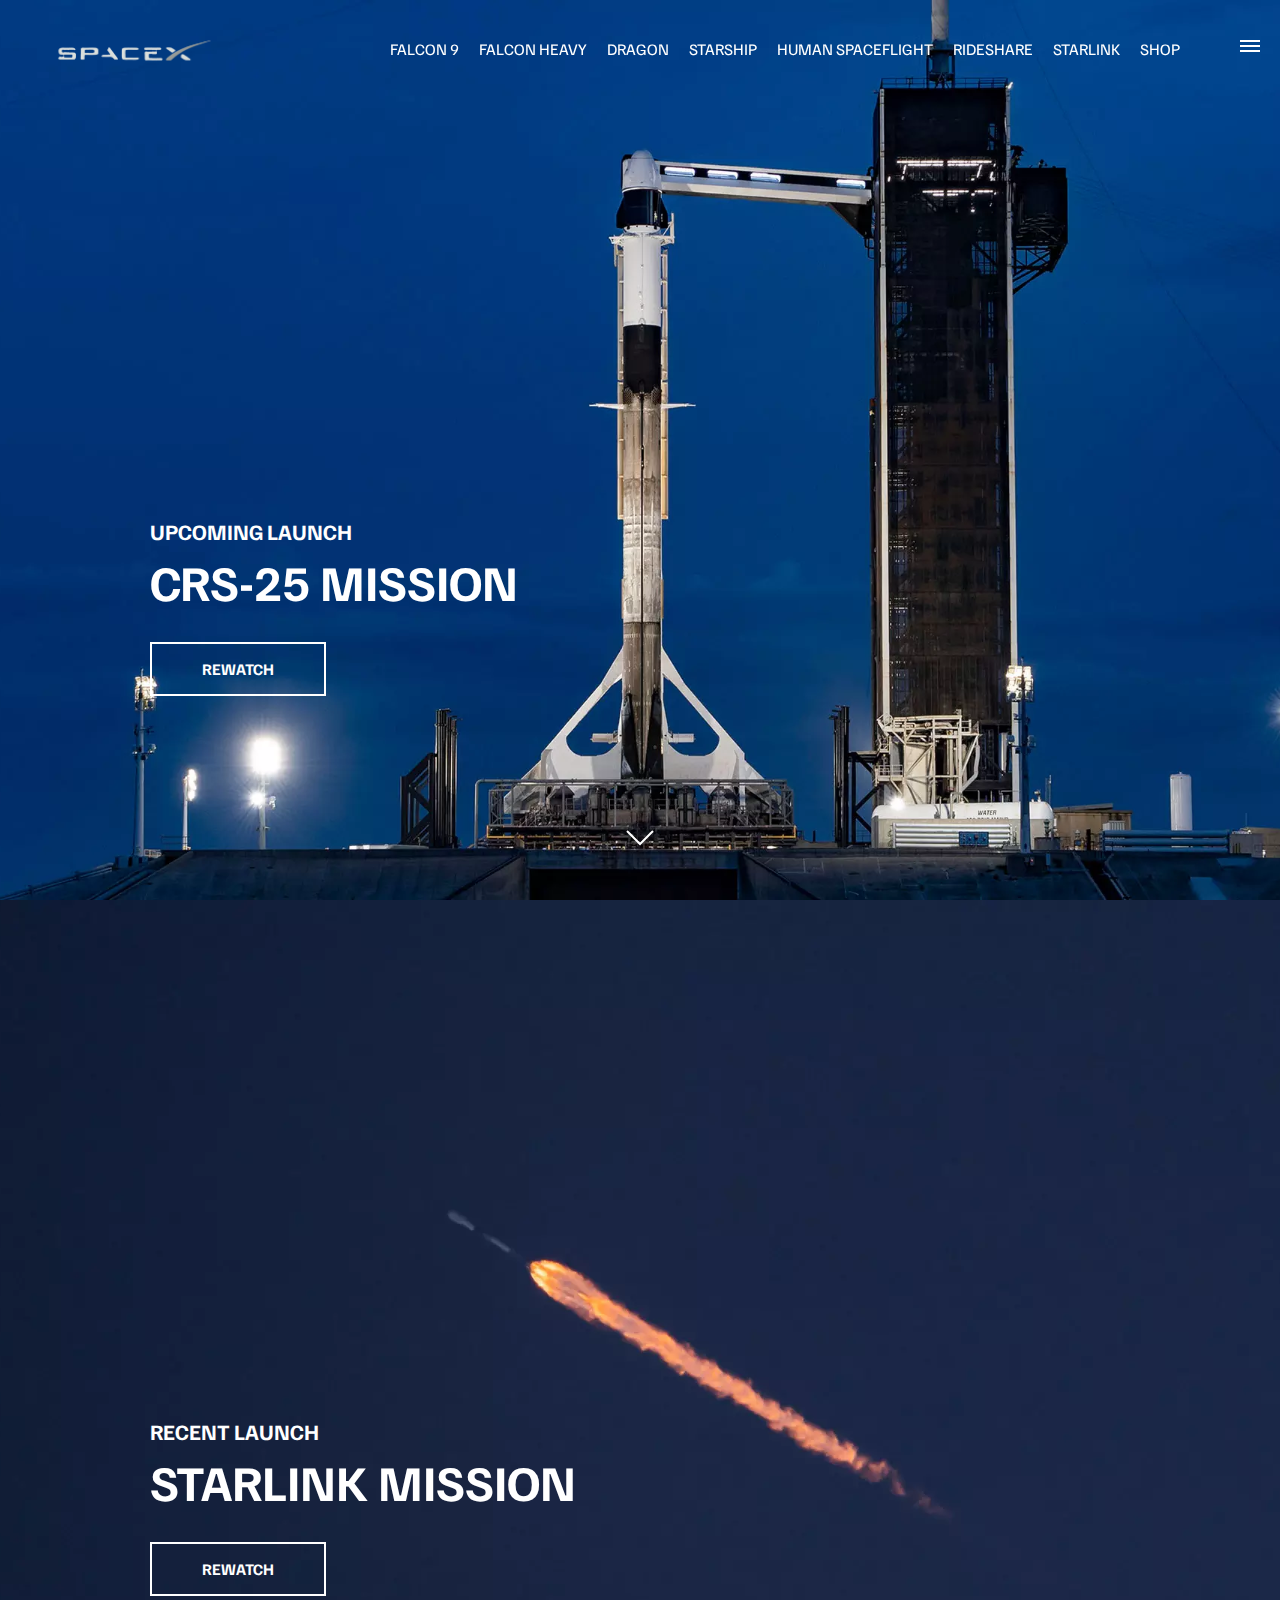
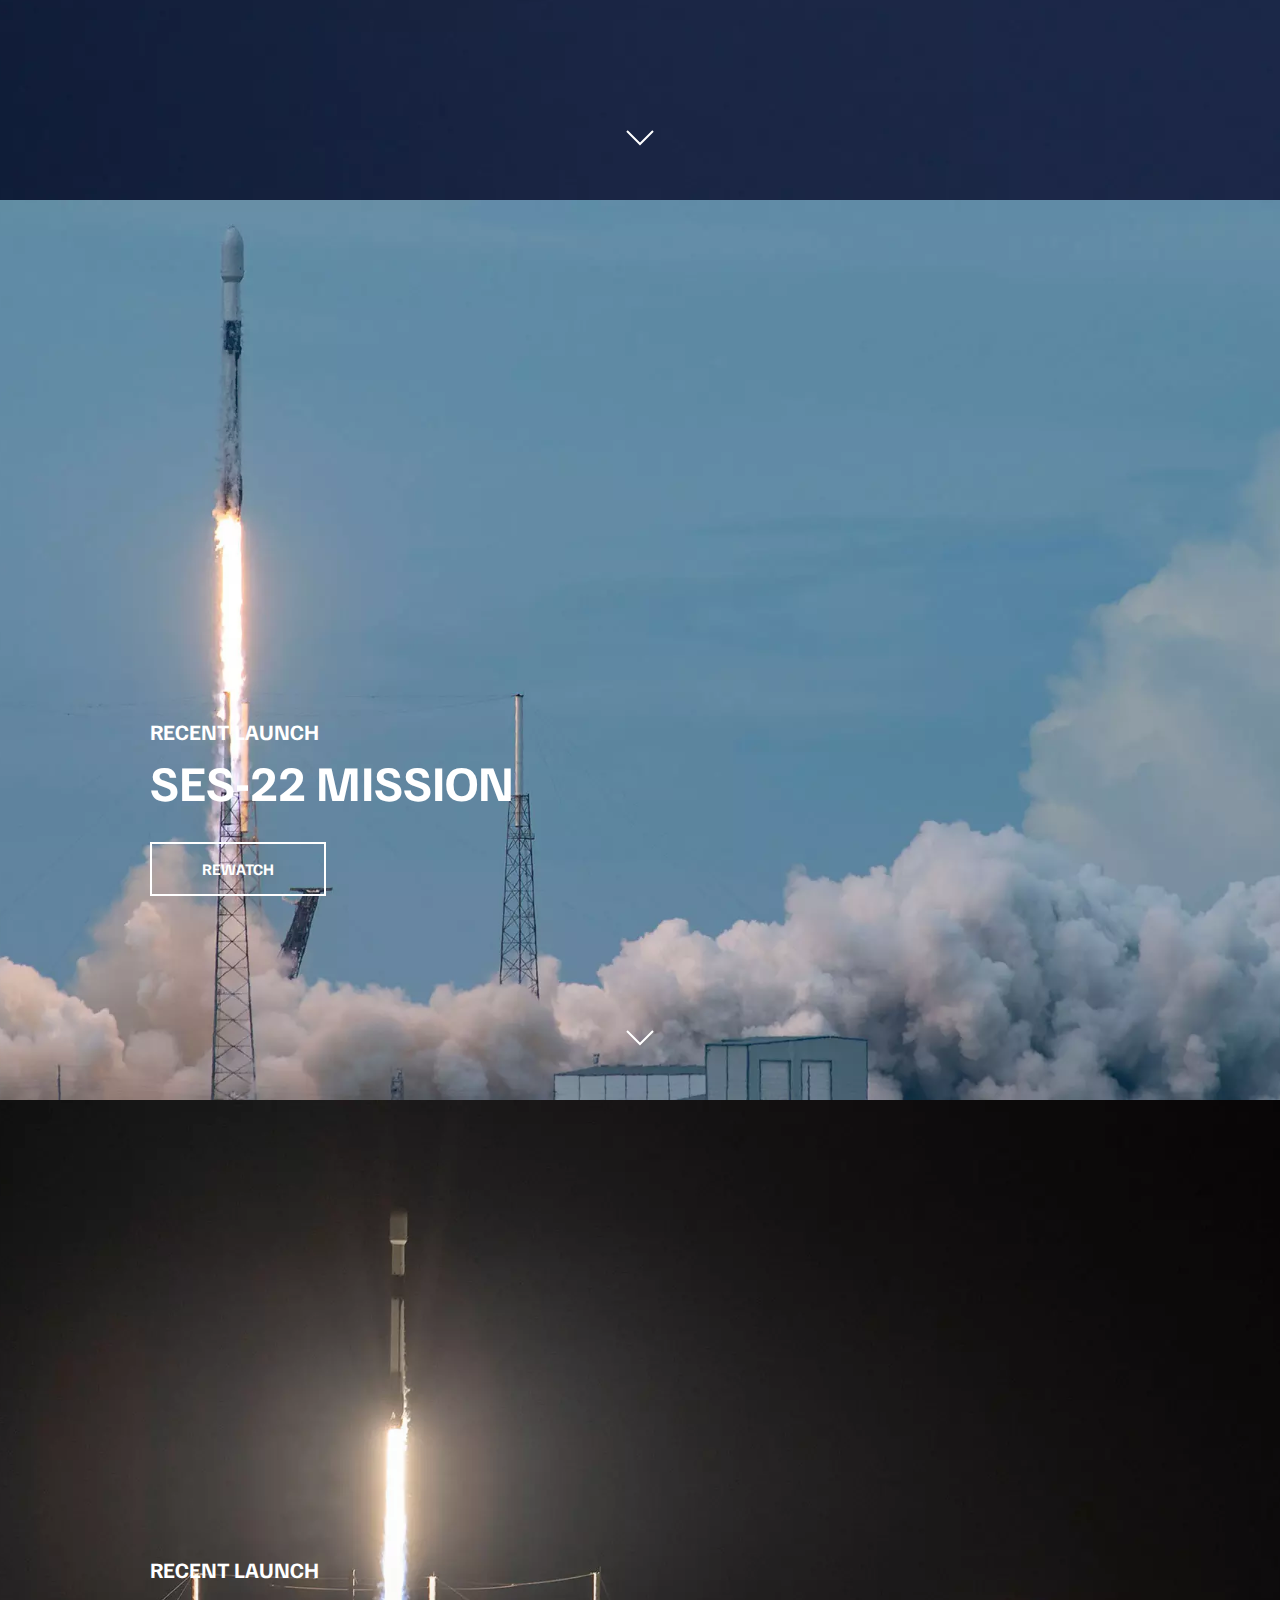
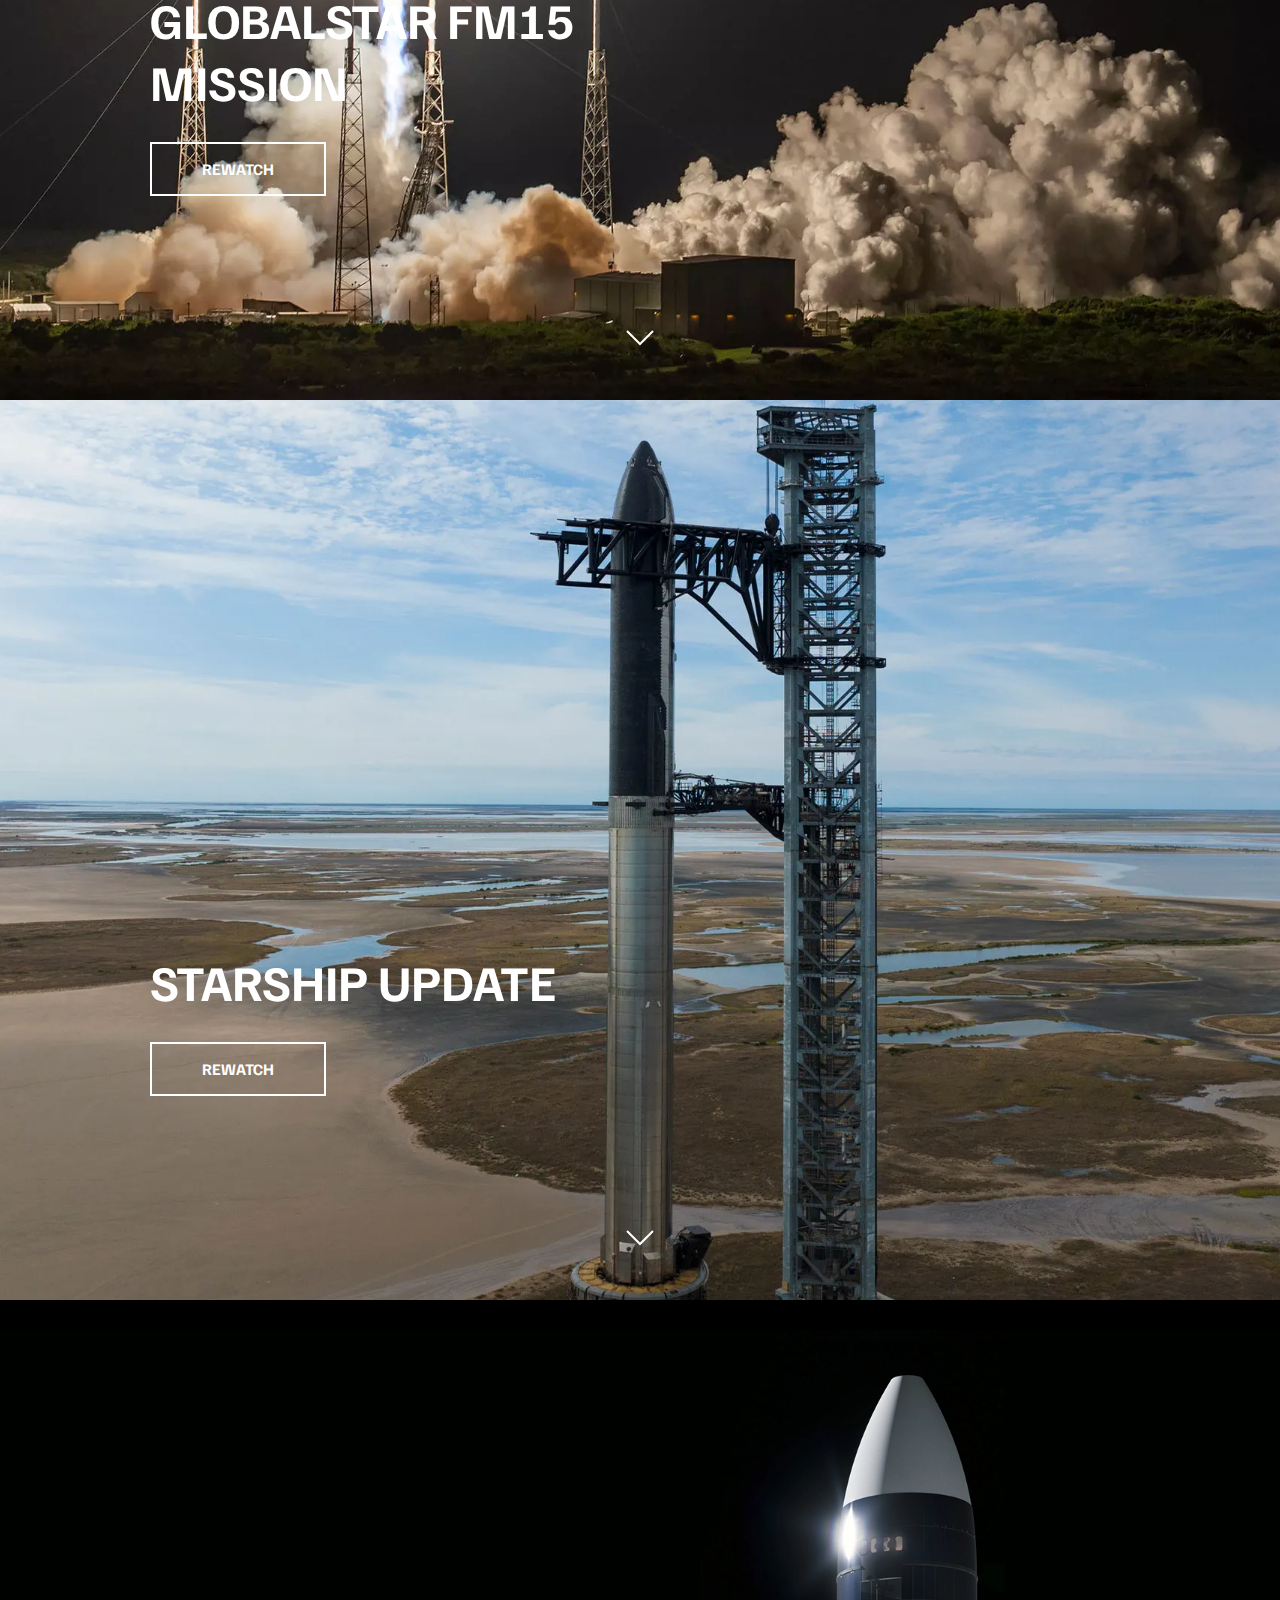
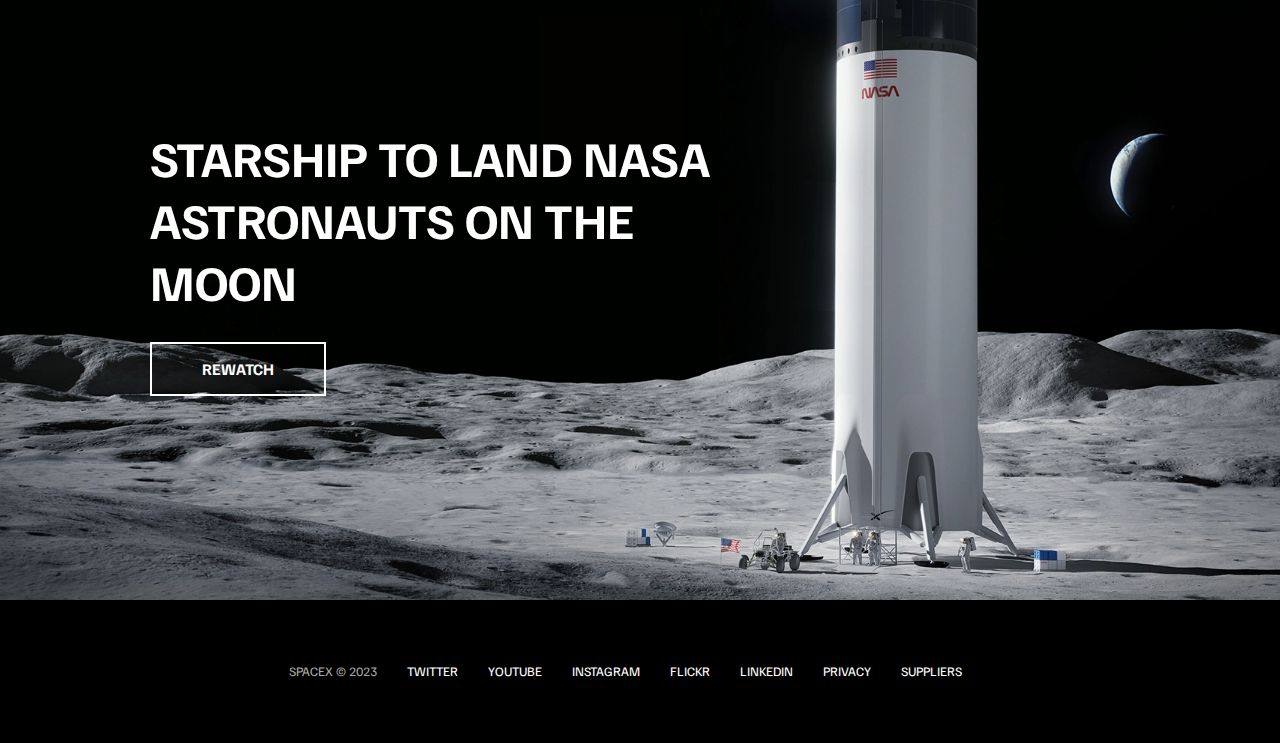
<file: index.html>
<!DOCTYPE html>
<html lang="en">

<head>
    <meta charset="UTF-8">
    <meta name="viewport" content="width=device-width, initial-scale=1.0">
    <link rel="stylesheet" href="css/style.css">
    <script src="js/script.js" defer></script>
    <title>SpaceX</title>
</head>

<body>
    <div id="overlay"></div>
    <div id="mobile-menu" class="mobile-main-menu">
        <ul>
            <li><a href="#">Mission</a></li>
            <li><a href="#">Launches</a></li>
            <li><a href="#">Careers</a></li>
            <li><a href="#">Updates</a></li>
            <li><a href="#">Shop</a></li>

            <li class="mobile-only"><a href="falcon9">Falcon 9</a></li>
            <li class="mobile-only"><a href="falcon-heavy">Falcon Heavy</a></li>
            <li class="mobile-only"><a href="dragon">Dragon</a></li>
            <li class="mobile-only"><a href="#">Starship</a></li>
            <li class="mobile-only"><a href="#">Human Spaceflight</a></li>
            <li class="mobile-only"><a href="#">Rideshare</a></li>
            <li class="mobile-only"><a href="#">Starlink</a></li>
        </ul>
    </div>
    <header class="main-header">
        <div class="logo">
            <a href="index">
                <img src="img/logo.png" alt="SpaceX">
            </a>
        </div>

        <nav class="desktop-main-menu">
            <ul>
                <li><a href="falcon9">Falcon 9</a></li>
                <li><a href="falcon-heavy">Falcon Heavy</a></li>
                <li><a href="dragon">Dragon</a></li>
                <li><a href="#">Starship</a></li>
                <li><a href="#">Human Spaceflight</a></li>
                <li><a href="#">Rideshare</a></li>
                <li><a href="#">Starlink</a></li>
                <li><a href="#">Shop</a></li>
            </ul>
        </nav>
    </header>

    <!-- hamburger menu -->
    <button id="menu-btn" class="hamburger" type="button">
        <span class="hamburger-top"></span>
        <span class="hamburger-middle"></span>
        <span class="hamburger-bottom"></span>
    </button>

    <!-- Section A -->
    <section class="section-a">
        <div class="section-inner">
            <h4>Upcoming Launch</h4>
            <h2>CRS-25 Mission</h2>
            <a class="btn">
                <div class="hover"></div>
                <span>REWATCH</span>
            </a>
        </div>

        <div class="scroll-arrow">
            <svg width="30px" height="20px">
                <path stroke="#fff" fill="none" stroke-width="2px" d="M2.000,5.000 L15.000,18.000 L28.000,5.000 ">
                </path>
            </svg>
        </div>
    </section>

    <!-- Section B -->
    <section class="section-b">
        <div class="section-inner">
            <h4>Recent Launch</h4>
            <h2>Starlink Mission</h2>
            <a class="btn">
                <div class="hover"></div>
                <span>REWATCH</span>
            </a>
        </div>

        <div class="scroll-arrow">
            <svg width="30px" height="20px">
                <path stroke="#fff" fill="none" stroke-width="2px" d="M2.000,5.000 L15.000,18.000 L28.000,5.000 ">
                </path>
            </svg>
        </div>
    </section>

    <!-- Section C -->
    <section class="section-c">
        <div class="section-inner">
            <h4>Recent Launch</h4>
            <h2>SES-22 Mission</h2>
            <a class="btn">
                <div class="hover"></div>
                <span>REWATCH</span>
            </a>
        </div>

        <div class="scroll-arrow">
            <svg width="30px" height="20px">
                <path stroke="#fff" fill="none" stroke-width="2px" d="M2.000,5.000 L15.000,18.000 L28.000,5.000 ">
                </path>
            </svg>
        </div>
    </section>

    <!-- Section D -->
    <section class="section-d">
        <div class="section-inner">
            <h4>Recent Launch</h4>
            <h2>Globalstar FM15 Mission</h2>
            <a class="btn">
                <div class="hover"></div>
                <span>REWATCH</span>
            </a>
        </div>

        <div class="scroll-arrow">
            <svg width="30px" height="20px">
                <path stroke="#fff" fill="none" stroke-width="2px" d="M2.000,5.000 L15.000,18.000 L28.000,5.000 ">
                </path>
            </svg>
        </div>
    </section>

    <!-- Section e -->
    <section class="section-e">
        <div class="section-inner">
            <!-- <h4>Upcoming Launch</h4> -->
            <h2>Starship Update</h2>
            <a class="btn">
                <div class="hover"></div>
                <span>REWATCH</span>
            </a>
        </div>

        <div class="scroll-arrow">
            <svg width="30px" height="20px">
                <path stroke="#fff" fill="none" stroke-width="2px" d="M2.000,5.000 L15.000,18.000 L28.000,5.000 ">
                </path>
            </svg>
        </div>
    </section>

    <!-- Section F -->
    <section class="section-f">
        <div class="section-inner">
            <!-- <h4>Upcoming Launch</h4> -->
            <h2>Starship to Land NASA Astronauts on The Moon</h2>
            <a class="btn">
                <div class="hover"></div>
                <span>REWATCH</span>
            </a>
        </div>
    </section>

    <footer>
        <ul>
            <li>SpaceX &copy; 2023</li>
            <li><a href="">Twitter</a></li>
            <li><a href="">YouTube</a></li>
            <li><a href="">Instagram</a></li>
            <li><a href="">Flickr</a></li>
            <li><a href="">LinkedIn</a></li>
            <li><a href="">Privacy</a></li>
            <li><a href="">Suppliers</a></li>
        </ul>
    </footer>
</body>

</html>
</file>
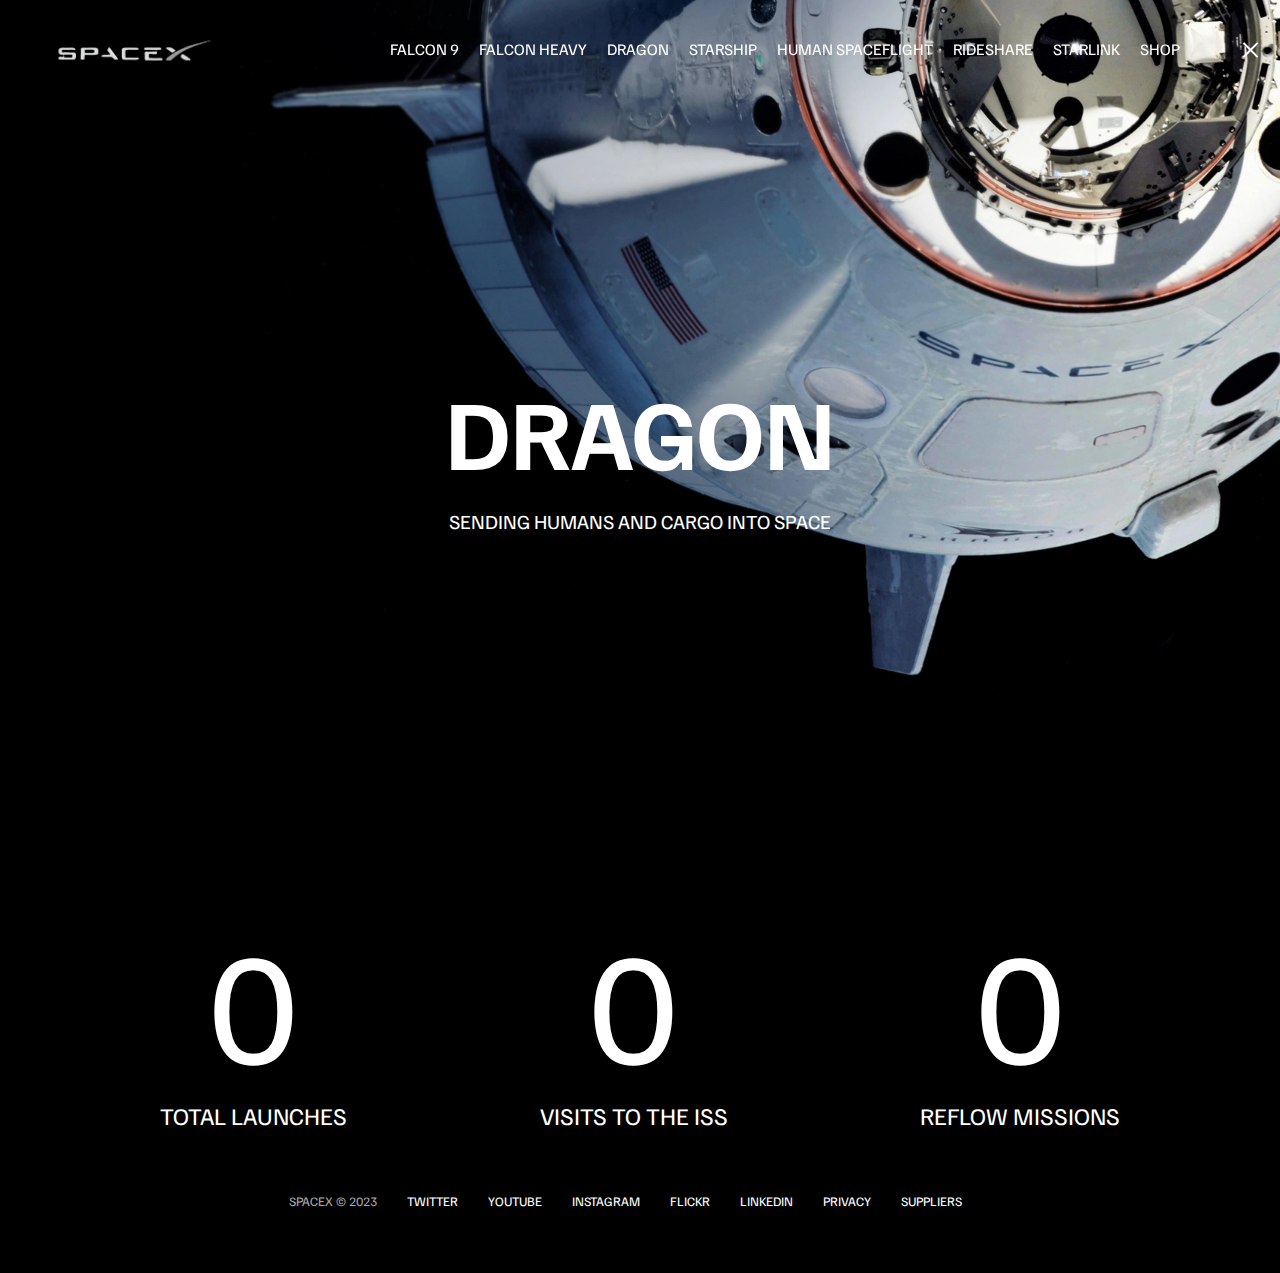
<file: dragon.html>
<!DOCTYPE html>
<html lang="en">

<head>
    <meta charset="UTF-8">
    <meta name="viewport" content="width=device-width, initial-scale=1.0">
    <link rel="stylesheet" href="css/style.css">
    <script src="js/script.js" defer></script>
    <title>SpaceX - Dragon</title>
</head>

<body>
    <div id="overlay"></div>
    <div id="mobile-menu" class="mobile-main-menu">
        <ul>
            <li><a href="#">Mission</a></li>
            <li><a href="#">Launches</a></li>
            <li><a href="#">Careers</a></li>
            <li><a href="#">Updates</a></li>
            <li><a href="#">Shop</a></li>

            <li class="mobile-only"><a href="falcon9">Falcon 9</a></li>
            <li class="mobile-only"><a href="falcon-heavy">Falcon Heavy</a></li>
            <li class="mobile-only"><a href="dragon">Dragon</a></li>
            <li class="mobile-only"><a href="#">Starship</a></li>
            <li class="mobile-only"><a href="#">Human Spaceflight</a></li>
            <li class="mobile-only"><a href="#">Rideshare</a></li>
            <li class="mobile-only"><a href="#">Starlink</a></li>
        </ul>
    </div>
    <header class="main-header">
        <div class="logo">
            <a href="index">
                <img src="img/logo.png" alt="SpaceX">
            </a>
        </div>

        <nav class="desktop-main-menu">
            <ul>
                <li><a href="falcon9">Falcon 9</a></li>
                <li><a href="falcon-heavy">Falcon Heavy</a></li>
                <li><a href="dragon">Dragon</a></li>
                <li><a href="#">Starship</a></li>
                <li><a href="#">Human Spaceflight</a></li>
                <li><a href="#">Rideshare</a></li>
                <li><a href="#">Starlink</a></li>
                <li><a href="#">Shop</a></li>
            </ul>
        </nav>
    </header>

    <!-- hamburger menu -->
    <button id="menu-btn" class="hamburger open" type="button">
        <span class="hamburger-top"></span>
        <span class="hamburger-middle"></span>
        <span class="hamburger-bottom"></span>
    </button>

    <section class="section-animate bg-dragon"></section>
    <div class="section-inner-center">
        <h3>Dragon</h3>
        <p>Sending humans and cargo into space</p>
    </div>

    <div class="stats">
        <div>
            <span class="counter" data-target="34">0</span>
            <h4>Total Launches</h4>
        </div>
        <div>
            <span class="counter" data-target="31">0</span>
            <h4>Visits to the ISS</h4>
        </div>
        <div>
            <span class="counter" data-target="13">0</span>
            <h4>Reflow Missions</h4>
        </div>
    </div>

    <footer>
        <ul>
            <li>SpaceX &copy; 2023</li>
            <li><a href="">Twitter</a></li>
            <li><a href="">YouTube</a></li>
            <li><a href="">Instagram</a></li>
            <li><a href="">Flickr</a></li>
            <li><a href="">LinkedIn</a></li>
            <li><a href="">Privacy</a></li>
            <li><a href="">Suppliers</a></li>
        </ul>
    </footer>
</body>

</html>
</file>
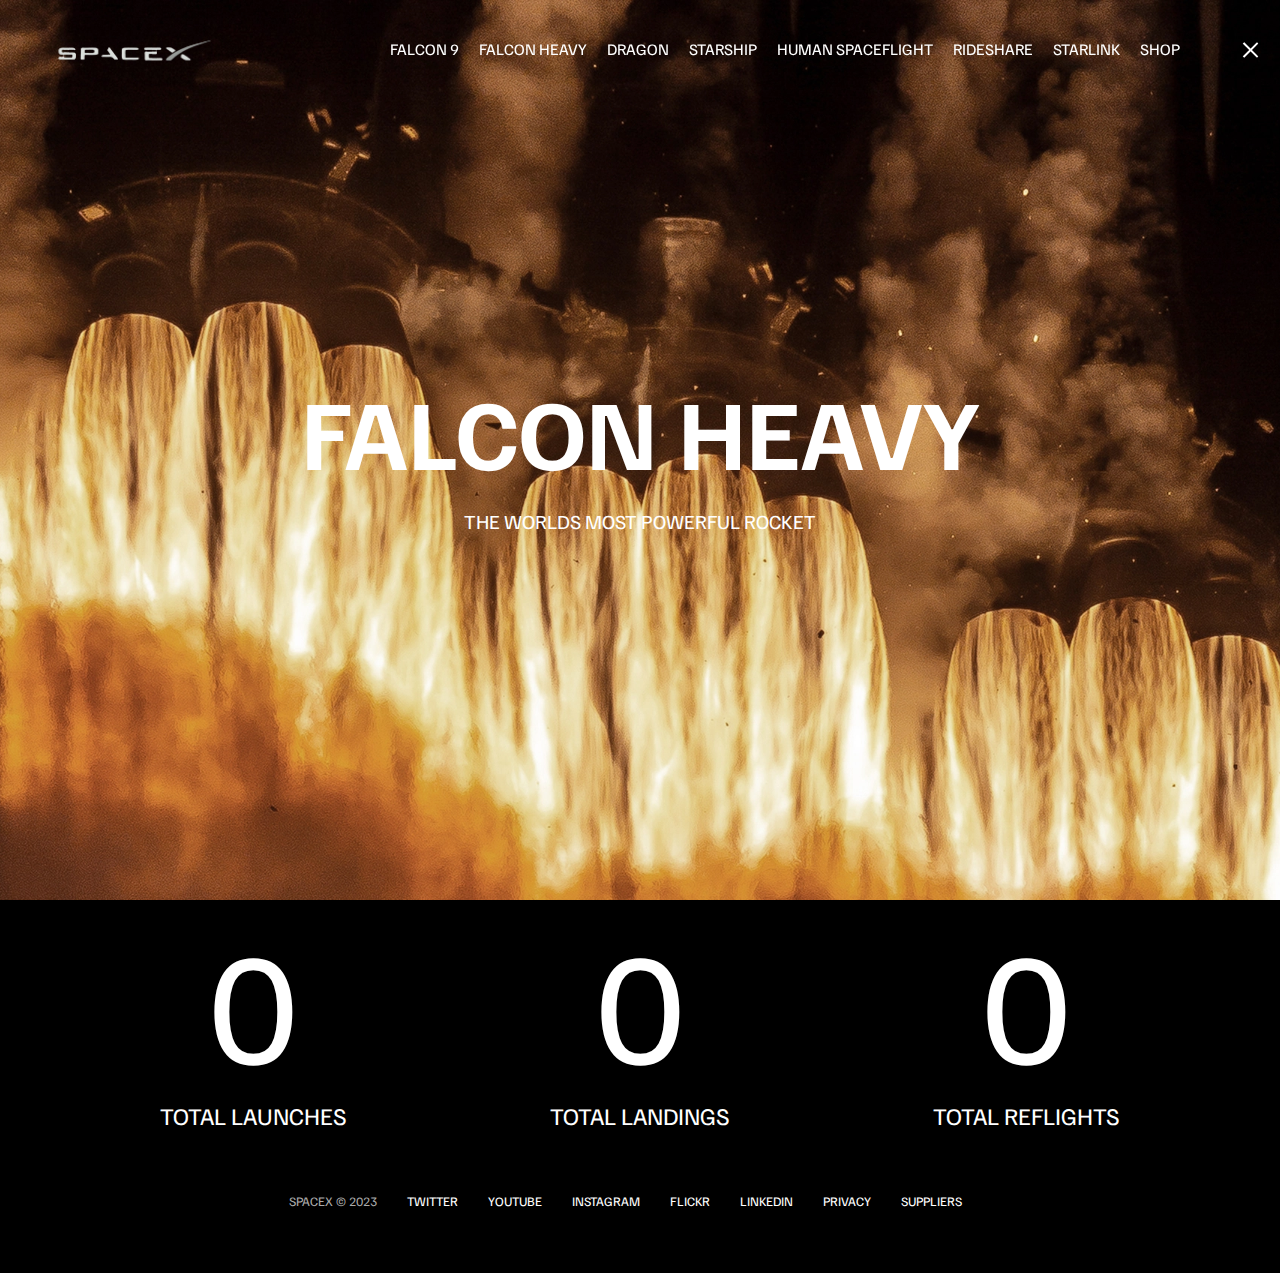
<file: falcon-heavy.html>
<!DOCTYPE html>
<html lang="en">

<head>
    <meta charset="UTF-8">
    <meta name="viewport" content="width=device-width, initial-scale=1.0">
    <link rel="stylesheet" href="css/style.css">
    <script src="js/script.js" defer></script>
    <title>SpaceX - Falcon Heavy</title>
</head>

<body>
    <div id="overlay"></div>
    <div id="mobile-menu" class="mobile-main-menu">
        <ul>
            <li><a href="#">Mission</a></li>
            <li><a href="#">Launches</a></li>
            <li><a href="#">Careers</a></li>
            <li><a href="#">Updates</a></li>
            <li><a href="#">Shop</a></li>

            <li class="mobile-only"><a href="falcon9">Falcon 9</a></li>
            <li class="mobile-only"><a href="falcon-heavy">Falcon Heavy</a></li>
            <li class="mobile-only"><a href="dragon">Dragon</a></li>
            <li class="mobile-only"><a href="#">Starship</a></li>
            <li class="mobile-only"><a href="#">Human Spaceflight</a></li>
            <li class="mobile-only"><a href="#">Rideshare</a></li>
            <li class="mobile-only"><a href="#">Starlink</a></li>
        </ul>
    </div>
    <header class="main-header">
        <div class="logo">
            <a href="index">
                <img src="img/logo.png" alt="SpaceX">
            </a>
        </div>

        <nav class="desktop-main-menu">
            <ul>
                <li><a href="falcon9">Falcon 9</a></li>
                <li><a href="falcon-heavy">Falcon Heavy</a></li>
                <li><a href="dragon">Dragon</a></li>
                <li><a href="#">Starship</a></li>
                <li><a href="#">Human Spaceflight</a></li>
                <li><a href="#">Rideshare</a></li>
                <li><a href="#">Starlink</a></li>
                <li><a href="#">Shop</a></li>
            </ul>
        </nav>
    </header>

    <!-- hamburger menu -->
    <button id="menu-btn" class="hamburger open" type="button">
        <span class="hamburger-top"></span>
        <span class="hamburger-middle"></span>
        <span class="hamburger-bottom"></span>
    </button>

    <section class="section-animate bg-falcon-heavy"></section>
    <div class="section-inner-center">
        <h3>Falcon Heavy</h3>
        <p>The worlds most powerful rocket</p>
    </div>

    <div class="stats">
        <div>
            <span class="counter" data-target="3">0</span>
            <h4>Total Launches</h4>
        </div>
        <div>
            <span class="counter" data-target="7">0</span>
            <h4>Total Landings</h4>
        </div>
        <div>
            <span class="counter" data-target="4">0</span>
            <h4>Total Reflights</h4>
        </div>
    </div>

    <footer>
        <ul>
            <li>SpaceX &copy; 2023</li>
            <li><a href="">Twitter</a></li>
            <li><a href="">YouTube</a></li>
            <li><a href="">Instagram</a></li>
            <li><a href="">Flickr</a></li>
            <li><a href="">LinkedIn</a></li>
            <li><a href="">Privacy</a></li>
            <li><a href="">Suppliers</a></li>
        </ul>
    </footer>
</body>

</html>
</file>
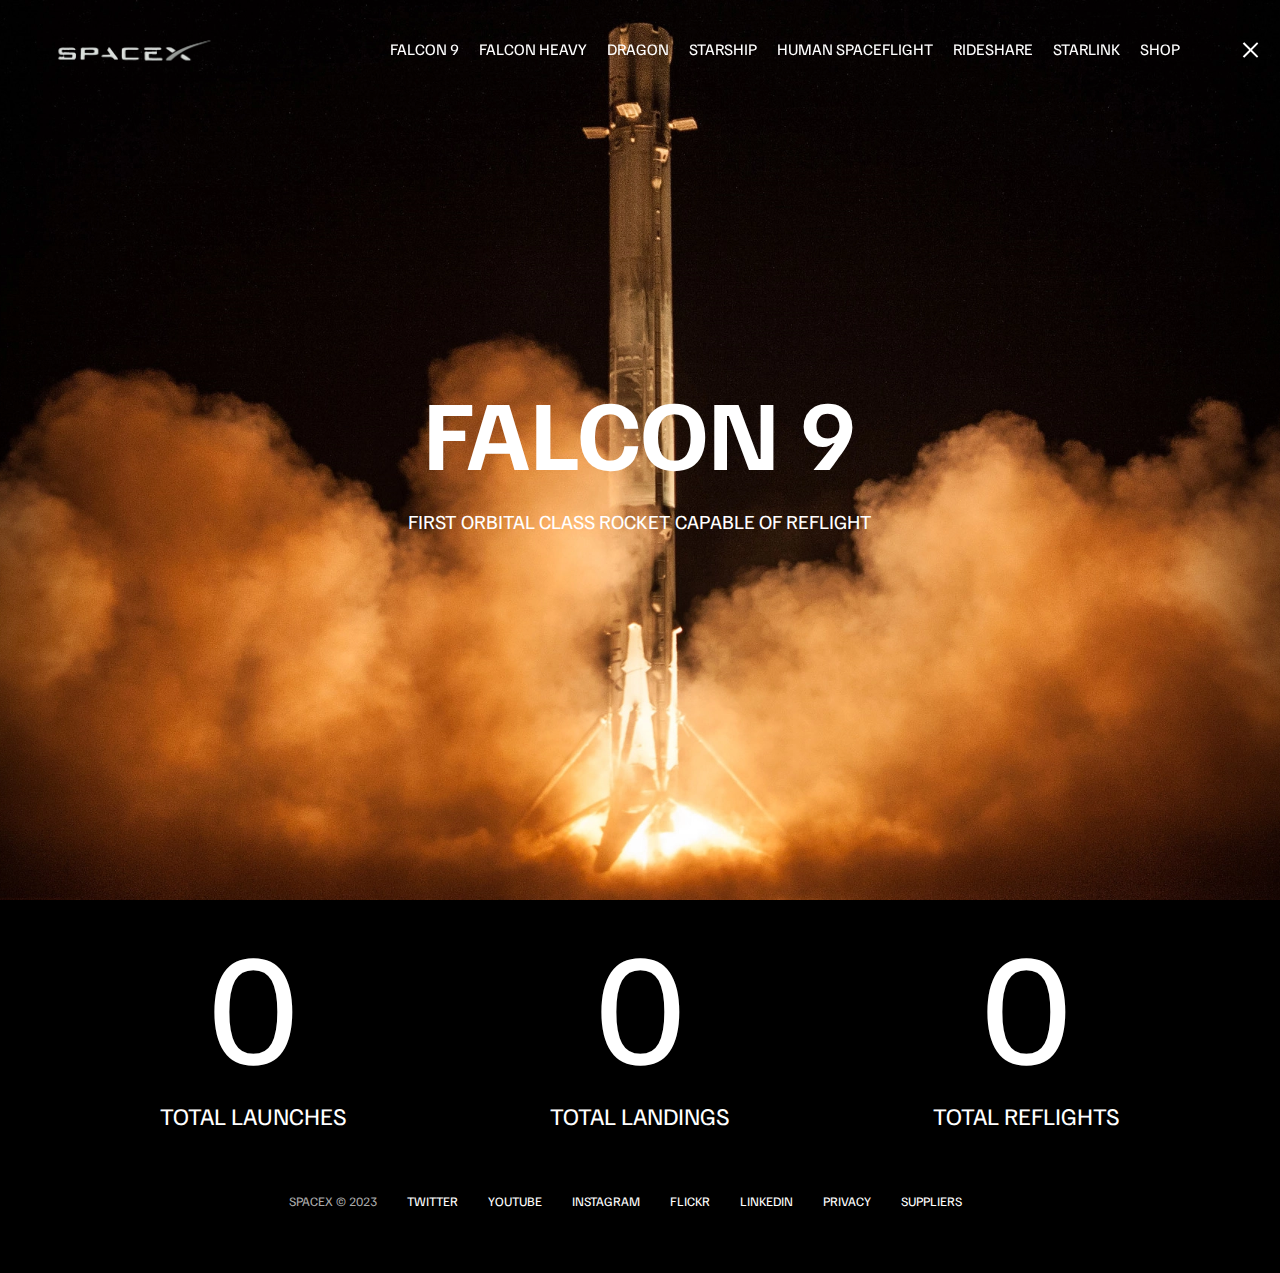
<file: falcon9.html>
<!DOCTYPE html>
<html lang="en">

<head>
    <meta charset="UTF-8">
    <meta name="viewport" content="width=device-width, initial-scale=1.0">
    <link rel="stylesheet" href="css/style.css">
    <script src="js/script.js" defer></script>
    <title>SpaceX - Falcon 9</title>
</head>

<body>
    <div id="overlay"></div>
    <div id="mobile-menu" class="mobile-main-menu">
        <ul>
            <li><a href="#">Mission</a></li>
            <li><a href="#">Launches</a></li>
            <li><a href="#">Careers</a></li>
            <li><a href="#">Updates</a></li>
            <li><a href="#">Shop</a></li>

            <li class="mobile-only"><a href="falcon9">Falcon 9</a></li>
            <li class="mobile-only"><a href="falcon-heavy">Falcon Heavy</a></li>
            <li class="mobile-only"><a href="dragon">Dragon</a></li>
            <li class="mobile-only"><a href="#">Starship</a></li>
            <li class="mobile-only"><a href="#">Human Spaceflight</a></li>
            <li class="mobile-only"><a href="#">Rideshare</a></li>
            <li class="mobile-only"><a href="#">Starlink</a></li>
        </ul>
    </div>
    <header class="main-header">
        <div class="logo">
            <a href="index">
                <img src="img/logo.png" alt="SpaceX">
            </a>
        </div>

        <nav class="desktop-main-menu">
            <ul>
                <li><a href="falcon9">Falcon 9</a></li>
                <li><a href="falcon-heavy">Falcon Heavy</a></li>
                <li><a href="dragon">Dragon</a></li>
                <li><a href="#">Starship</a></li>
                <li><a href="#">Human Spaceflight</a></li>
                <li><a href="#">Rideshare</a></li>
                <li><a href="#">Starlink</a></li>
                <li><a href="#">Shop</a></li>
            </ul>
        </nav>
    </header>

    <!-- hamburger menu -->
    <button id="menu-btn" class="hamburger open" type="button">
        <span class="hamburger-top"></span>
        <span class="hamburger-middle"></span>
        <span class="hamburger-bottom"></span>
    </button>

    <section class="section-animate bg-falcon-9"></section>
    <div class="section-inner-center">
        <h3>Falcon 9</h3>
        <p>First orbital class rocket capable of reflight</p>
    </div>

    <div class="stats">
        <div>
            <span class="counter" data-target="3">0</span>
            <h4>Total Launches</h4>
        </div>
        <div>
            <span class="counter" data-target="7">0</span>
            <h4>Total Landings</h4>
        </div>
        <div>
            <span class="counter" data-target="4">0</span>
            <h4>Total Reflights</h4>
        </div>
    </div>

    <footer>
        <ul>
            <li>SpaceX &copy; 2023</li>
            <li><a href="">Twitter</a></li>
            <li><a href="">YouTube</a></li>
            <li><a href="">Instagram</a></li>
            <li><a href="">Flickr</a></li>
            <li><a href="">LinkedIn</a></li>
            <li><a href="">Privacy</a></li>
            <li><a href="">Suppliers</a></li>
        </ul>
    </footer>
</body>

</html>
</file>
<file: css/style.css>
@import url("https://fonts.googleapis.com/css2?family=Familjen+Grotesk:wght@400;600;700&display=swap");

*,
*::before,
*::after {
  margin: 0;
  padding: 0;
  box-sizing: border-box;
}

body {
  font-family: "Familjen Grotesk", sans-serif;
  background: #000;
  color: #fff;
}

a {
  text-decoration: none;
  color: #fff;
}

ul {
  list-style: none;
}

/* Header & Navbar */
.main-header {
  position: fixed;
  top: 0;
  left: 0;
  width: 100%;
  z-index: 3;
  display: flex;
  justify-content: space-between;
  align-items: center;
  text-transform: uppercase;
  height: 100px;
  padding: 0 30px;
}

/* Logo */
.logo {
  width: 210px;
  height: auto;
}

.logo img {
  display: block;
  width: 100%;
  height: auto;
}

/* Desktop Menu */
.desktop-main-menu {
  margin-right: 50px;
}

.desktop-main-menu ul {
  display: flex;
}

.desktop-main-menu ul li {
  position: relative;
  margin-right: 20px;
  padding-bottom: 2px;
}

/* Menu Item Btm Border */
.desktop-main-menu ul li a::after {
  content: "";
  position: absolute;
  bottom: 0;
  left: 0;
  height: 1px;
  width: 100%;
  background: #fff;
  transform: scaleX(0);
  transition: transform 0.6s cubic-bezier(0.19, 1, 0.22, 1);
  transform-origin: right center;
}

.desktop-main-menu ul li a:hover::after {
  transform: scaleX(1);
  transform-origin: left center;
  transition-duration: 0.4s;
}

/* sections */

section {
  position: relative;
  height: 100vh;
  background-position: center center;
  background-repeat: no-repeat;
  background-size: cover;
  text-transform: uppercase;
}

.section-inner {
  position: absolute;
  bottom: 200px;
  left: 150px;
  max-width: 560px;
}

.section-inner h4 {
  font-size: 22px;
  margin-bottom: 5px;
  font-weight: 300px;
  animation: fadeInUp 0.5s ease-in-out;
}

.section-inner h2 {
  font-size: 50px;
  font-weight: 700;
  margin-bottom: 20px;
  animation: fadeInUp 0.5s ease-in-out 0.2s;
  animation-fill-mode: both;
}

.section-inner a {
  animation: fadeInUp 0.5s ease-in-out 0.4s;
  animation-fill-mode: both; /* stops from showing at the beginning of the animation*/
}

/* Background Img */
.section-a {
  background-image: url(../img/section-a.webp);
}

.section-b {
  background-image: url(../img/section-b.webp);
}

.section-c {
  background-image: url(../img/section-c.webp);
}

.section-d {
  background-image: url(../img/section-d.webp);
}

.section-e {
  background-image: url(../img/section-e.webp);
}

.section-f {
  background-image: url(../img/section-f.webp);
}

.btn {
  position: relative;
  display: inline-block;
  cursor: pointer;
  text-align: center;
  min-width: 130px;
  padding: 15px 50px;
  margin-top: 10px;
  border: 2px solid #fff;
  text-transform: uppercase;
  font-weight: bold;
  overflow: hidden;
  z-index: 2;
}

.btn:hover span {
  color: #000;
}

.btn .hover {
  position: absolute;
  top: 0;
  left: 0;
  width: 100%;
  height: 100%;
  background-color: #fff;
  color: #000;
  z-index: -1;
  transform: translateY(100%);
  transition: transform 0.6s cubic-bezier(0.19, 1, 0.22, 1);
}

.btn:hover .hover {
  transform: translateY(0);
}

.scroll-arrow {
  position: absolute;
  bottom: 50px;
  left: 50%;
  transform: translateX(-50%);
  animation: fadeBounce 5s infinite;
}

/* footer */
footer {
  position: relative;
  padding: 55px 0;
}

footer ul {
  display: flex;
  justify-content: center;
  align-items: center;
  flex-wrap: wrap;
}

footer ul li {
  margin-right: 30px;
  color: #aaa;
  text-transform: uppercase;
  font-size: 13px;
  line-height: 2.5;
}

footer ul li a {
  color: #fff;
  transition: color 0.6s;
}

footer ul li a:hover {
  color: #aaa;
}

/* hamburger menu */

.hamburger {
  position: fixed;
  top: 40px;
  right: 20px;
  z-index: 10;
  cursor: pointer;
  width: 20px;
  height: 20px;
  background: none;
  border: none;
}

.hamburger-top,
.hamburger-middle,
.hamburger-bottom {
  position: absolute;
  width: 20px;
  height: 2px;
  top: 0;
  left: 0;
  background: #fff;
  transition: all 0.5s;
}

.hamburger-middle {
  transform: translateY(5px);
}

.hamburger-bottom {
  transform: translateY(10px);
}

/* transition hamburger to x when open */
.open {
  transform: rotate(90deg);
}

.open .hamburger-top {
  transform: rotate(45deg) translateY(6px) translateX(6px);
}

.open .hamburger-middle {
  display: none;
}

.open .hamburger-bottom {
  transform: rotate(-45deg) translateY(6px) translateX(-6px);
}

/* side-menu overlay */
.overlay-show {
  position: fixed;
  top: 0;
  left: 0;
  width: 100%;
  height: 100%;
  background-color: rgba(0, 0, 0, 0.5);
  z-index: 3;
}

.stop-scrolling {
  overflow: hidden;
}

/* hide mobile main menu */
.mobile-only {
  display: none;
}

/* mobile menu */
.mobile-main-menu {
  position: fixed;
  top: 0;
  right: 0;
  width: 350px;
  height: 100%;
  z-index: 4;
  background: #000;
  display: flex;
  align-items: center;
  justify-content: center;
  transform: translateX(100%);
  transition: transform 0.6s cubic-bezier(0.19, 1, 0.22, 1);
}

/* bring menu from right */
.show-menu {
  transform: translateX(0);
}

.mobile-main-menu ul {
  display: flex;
  flex-direction: column;
  align-items: end;
  justify-content: center;
  padding: 50px;
  width: 100%;
}

.mobile-main-menu ul li {
  margin-bottom: 20px;
  font-size: 18px;
  text-transform: uppercase;
  border-bottom: 1px #555 dotted;
  width: 100%;
  text-align: right;
  padding-bottom: 8px;
}

.mobile-main-menu ul li a {
  color: #fff;
  transition: color.6s;
}

.mobile-main-menu ul li a:hover {
  color: #aaa;
}

/* inner pages */
.bg-falcon-9 {
  background-image: url('../img/falcon9.webp');
}

.bg-falcon-heavy {
    background-image: url('../img/falcon-heavy.webp');
}

.bg-dragon {
    background-image: url('../img/dragon.webp');
}

.section-animate {
  animation: fadeIn 2s ease-in-out;
}

.section-inner-center {
  position: absolute;
  top: 50%;
  left: 50%;
  transform: translate(-50%, -50%);
  text-align: center;
  text-transform: uppercase;
  width: 80%;
}

.section-inner-center h3 {
  font-size: 100px;
  margin-bottom: 15px;
  animation: fadeInUp 0.5s ease-in-out;
  animation-fill-mode: both;
}

.section-inner-center p {
  font-size: 20px;
  animation: fadeInUp 0.2s ease-in-out 0.2s;
  animation-fill-mode: both;
}

.stats {
    max-width: 960px;
    margin: 0 auto;
    display: flex;
    align-items: center;
    justify-content: space-between;
    text-align: center;
    text-transform: uppercase;
}

.stats div span {
    font-size: 160px;
}

.stats div h4 {
    font-size: 24px;
    font-weight: 300;
}

/* animations */

@keyframes fadeInUp {
  0% {
    opacity: 0;
    transform: translateY(140px);
  }

  100% {
    opacity: 1;
    transform: translateY(0);
  }
}

@keyframes fadeIn {
  0% {
    opacity: 0;
  }

  100% {
    opacity: 1;
  }
}

@keyframes fadeBounce {
  0%,
  20%,
  50%,
  80%,
  100% {
    opacity: 0;
    transform: translateY(-20px);
  }

  40% {
    opacity: 1;
    transform: translateY(0);
  }
}

/* Media Queries */

@media (max-width: 960px) {
  .desktop-main-menu {
    display: none;
  }

  /* show mobile main menu */
  .mobile-only {
    display: block;
  }

  .section-inner-center h3 {
    font-size: 75px;
  }
}

@media (max-width: 600px) {
  .section-inner {
    bottom: 75px;
    left: 20px;
  }

  .section-inner h2 {
    font-size: 40px;
  }

  footer ul li:first-child {
    position: absolute;
    top: 30px;
    left: 50%;
    transform: translate(-50%, -50%);
  }

  footer ul li {
    margin-right: 15px;
  }

  .logo {
    width: 150px;
    margin: auto;
  }

  .section-inner-center h3 {
    font-size: 50px;
  }

  .stats {
    flex-direction: column;
  }

  .stats div {
    margin-bottom: 20px;
  }
}
</file>
